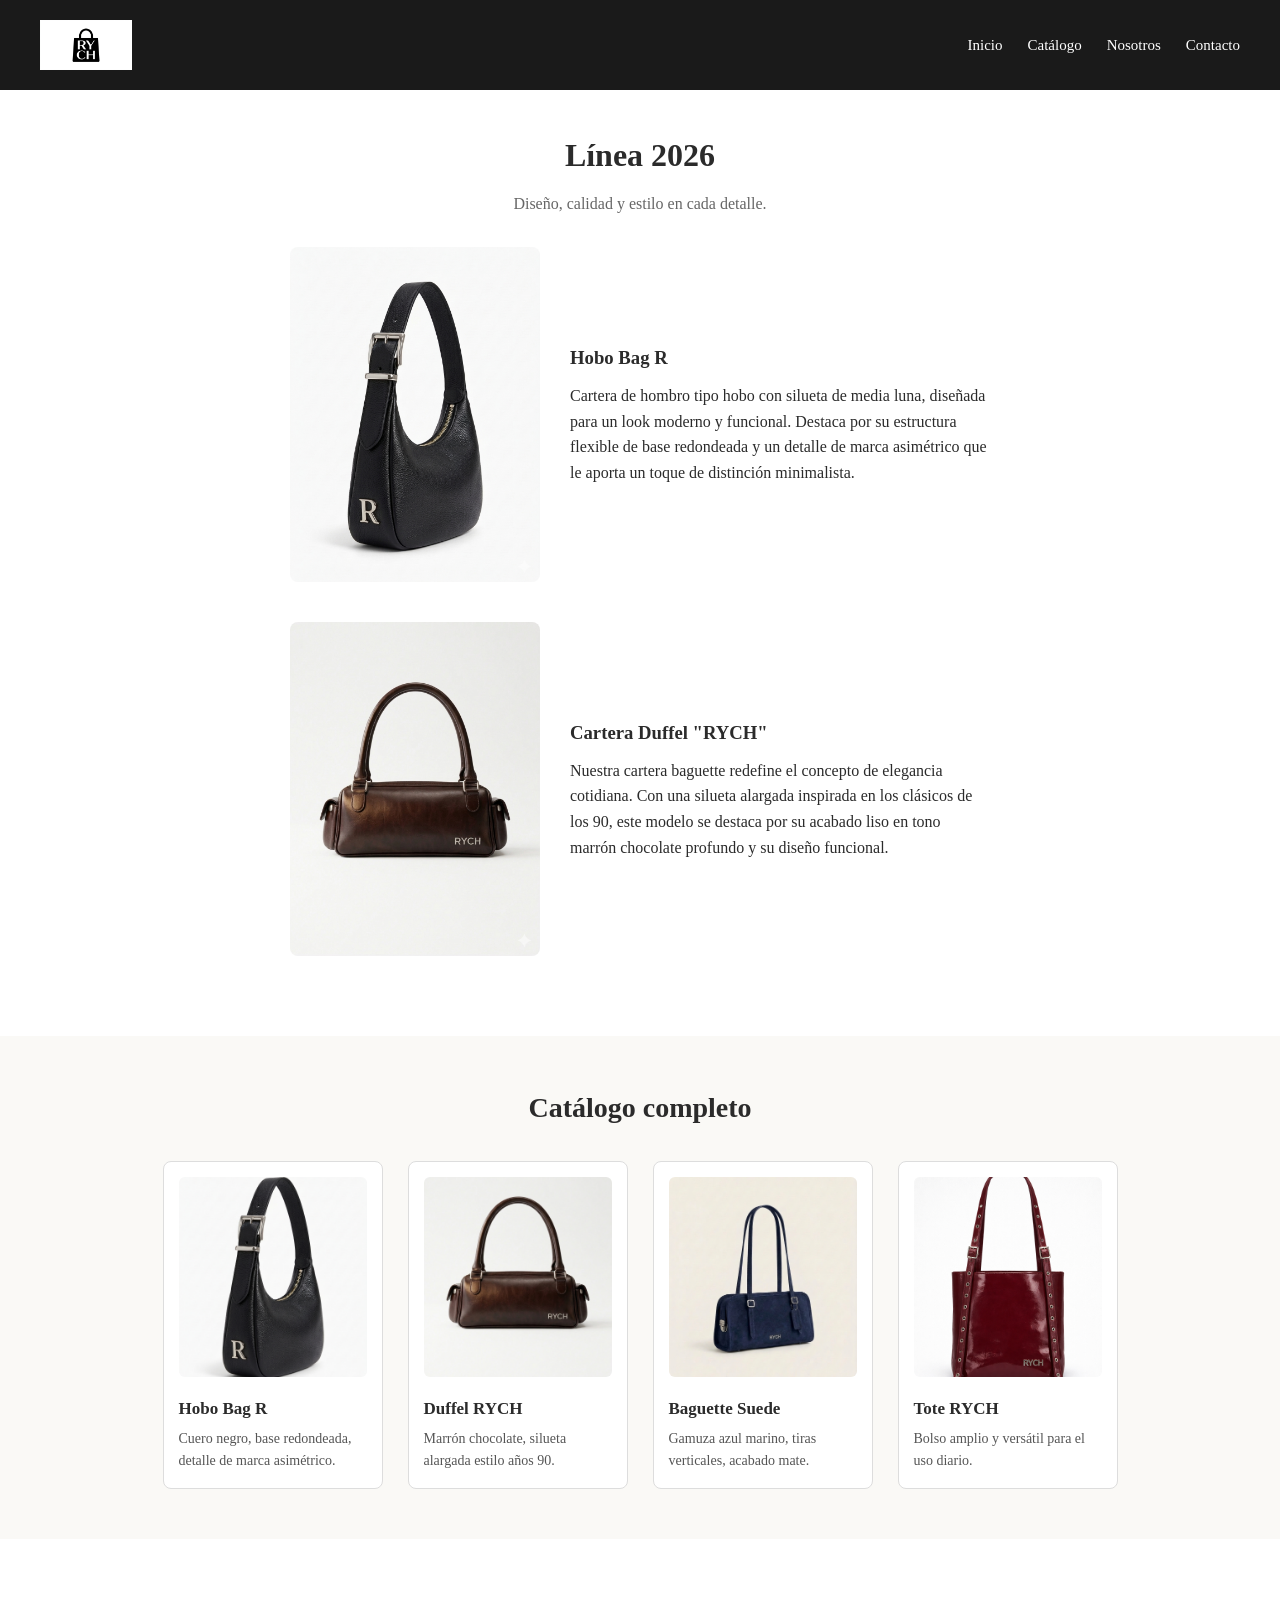
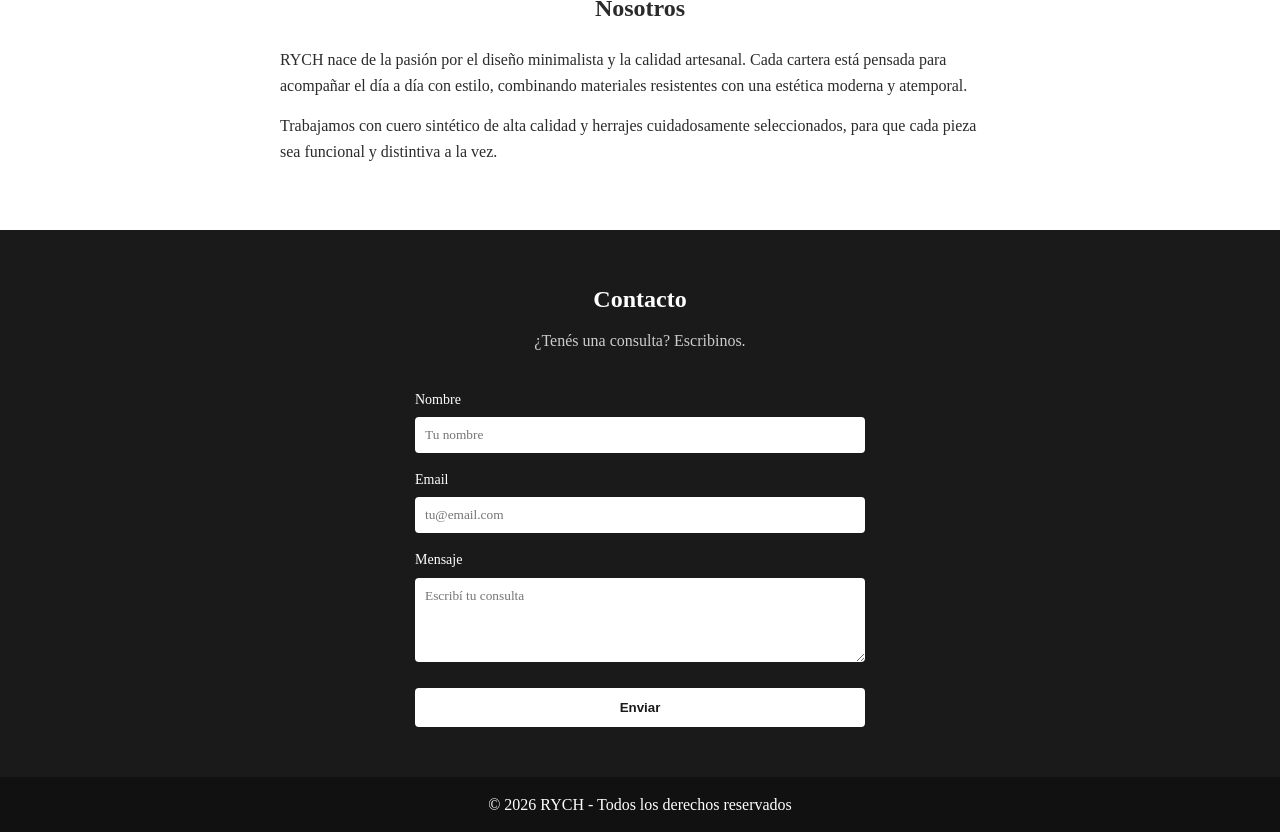
<file: M3U1/index.html>
<!DOCTYPE html>
<html lang="es">

<head>
    <meta charset="UTF-8">
    <meta name="viewport" content="width=device-width, initial-scale=1.0">
    <title>RYCH - Maquetado Sitio Integrador</title>
    <link rel="stylesheet" href="M3U3.css">
</head>

<body>

    <!-- Encabezado con navegación -->
    <header class="header">
        <img src="logo.jpg" alt="Logo RYCH" class="logo">
        <nav>
            <ul>
                <li><a href="#inicio">Inicio</a></li>
                <li><a href="#catalogo">Catálogo</a></li>
                <li><a href="#nosotros">Nosotros</a></li>
                <li><a href="#contacto">Contacto</a></li>
            </ul>
        </nav>
    </header>

    <main>

        <!-- SECCIÓN 1: Inicio / Destacados -->
        <section id="inicio" class="inicio">
            <h2>Línea 2026</h2>
            <p class="bajada">Diseño, calidad y estilo en cada detalle.</p>

            <article class="producto-destacado">
                <img src="negra.jpg" alt="Hobo Bag R">
                <div class="producto-info">
                    <h3>Hobo Bag R</h3>
                    <p>Cartera de hombro tipo hobo con silueta de media luna, diseñada para un look moderno y funcional.
                        Destaca por su estructura flexible de base redondeada y un detalle de marca asimétrico que le
                        aporta un toque de distinción minimalista.</p>
                </div>
            </article>

            <article class="producto-destacado">
                <img src="baggette.jpg" alt="Cartera Duffel RYCH">
                <div class="producto-info">
                    <h3>Cartera Duffel "RYCH"</h3>
                    <p>Nuestra cartera baguette redefine el concepto de elegancia cotidiana. Con una silueta alargada
                        inspirada en los clásicos de los 90, este modelo se destaca por su acabado liso en tono marrón
                        chocolate profundo y su diseño funcional.</p>
                </div>
            </article>
        </section>

        <!-- SECCIÓN 2: Catálogo completo (NUEVA) -->
        <section id="catalogo" class="catalogo">
            <h2>Catálogo completo</h2>
            <div class="grid-productos">
                <article class="tarjeta-producto">
                    <img src="negra.jpg" alt="Hobo Bag R">
                    <h3>Hobo Bag R</h3>
                    <p>Cuero negro, base redondeada, detalle de marca asimétrico.</p>
                </article>

                <article class="tarjeta-producto">
                    <img src="baggette.jpg" alt="Cartera Duffel RYCH">
                    <h3>Duffel RYCH</h3>
                    <p>Marrón chocolate, silueta alargada estilo años 90.</p>
                </article>

                <article class="tarjeta-producto">
                    <img src="gamuza.jpg" alt="Baguette RYCH Suede">
                    <h3>Baguette Suede</h3>
                    <p>Gamuza azul marino, tiras verticales, acabado mate.</p>
                </article>

                <article class="tarjeta-producto">
                    <img src="tote.jpg" alt="Tote RYCH">
                    <h3>Tote RYCH</h3>
                    <p>Bolso amplio y versátil para el uso diario.</p>
                </article>
            </div>
        </section>

        <!-- SECCIÓN 3: Nosotros -->
        <section id="nosotros" class="nosotros">
            <h2>Nosotros</h2>
            <p>RYCH nace de la pasión por el diseño minimalista y la calidad artesanal. Cada cartera está pensada para
                acompañar el día a día con estilo, combinando materiales resistentes con una estética moderna y
                atemporal.</p>
            <p>Trabajamos con cuero sintético de alta calidad y herrajes cuidadosamente seleccionados, para que cada
                pieza sea funcional y distintiva a la vez.</p>
        </section>

        <!-- SECCIÓN 4: Contacto (NUEVA) -->
        <section id="contacto" class="contacto">
            <h2>Contacto</h2>
            <p class="bajada">¿Tenés una consulta? Escribinos.</p>
            <form class="formulario-contacto">
                <label for="nombre">Nombre</label>
                <input type="text" id="nombre" name="nombre" placeholder="Tu nombre">

                <label for="email">Email</label>
                <input type="email" id="email" name="email" placeholder="tu@email.com">

                <label for="mensaje">Mensaje</label>
                <textarea id="mensaje" name="mensaje" rows="4" placeholder="Escribí tu consulta"></textarea>

                <button type="submit">Enviar</button>
            </form>
        </section>

    </main>

    <footer class="footer">
        <p>&copy; 2026 RYCH - Todos los derechos reservados</p>
    </footer>

</body>

</html>
</file>
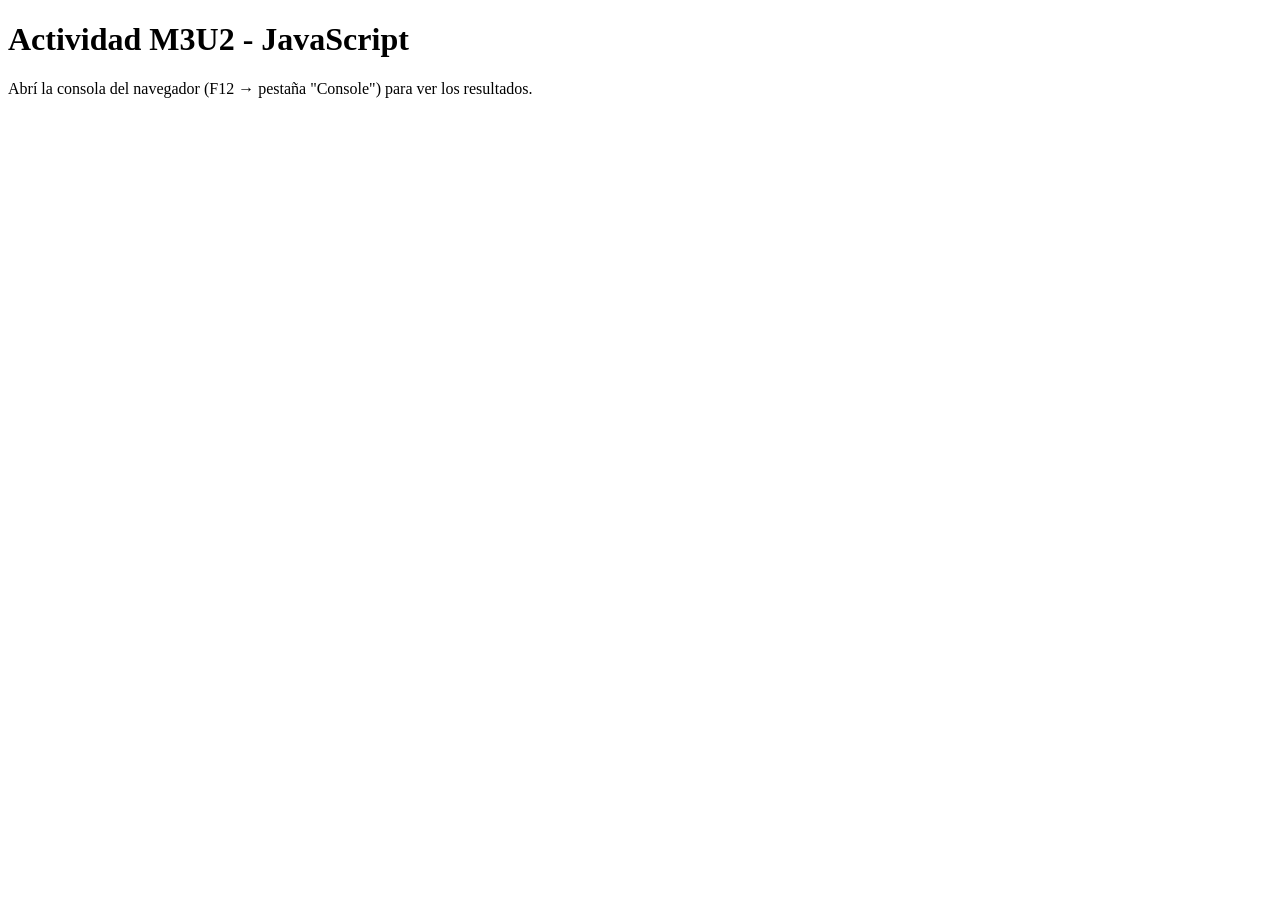
<file: M3U2/index.html>
<!DOCTYPE html>
<html lang="es">
<head>
    <meta charset="UTF-8">
    <title>M3U2 - JavaScript parte 1</title>
</head>
<body>
    <h1>Actividad M3U2 - JavaScript</h1>
    <p>Abrí la consola del navegador (F12 → pestaña "Console") para ver los resultados.</p>

    <script src="script.js"></script>
</body>
</html>
</file>
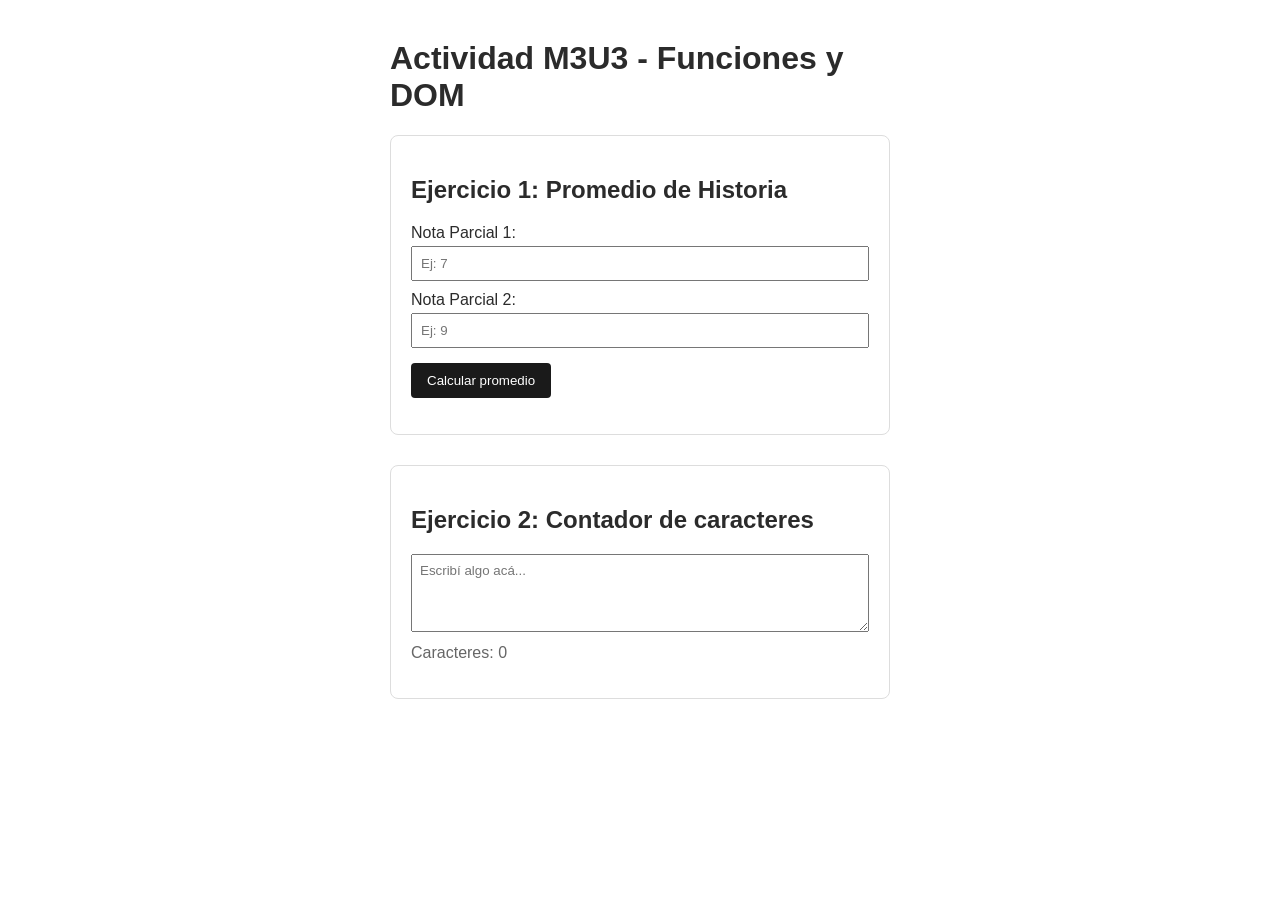
<file: M3U3/index.html>
<!DOCTYPE html>
<html lang="es">
<head>
    <meta charset="UTF-8">
    <title>M3U3 - JavaScript parte 2</title>
    <link rel="stylesheet" href="style.css">
</head>
<body>

    <h1>Actividad M3U3 - Funciones y DOM</h1>

    <!-- EJERCICIO 1: Promedio de notas -->
    <section class="ejercicio">
        <h2>Ejercicio 1: Promedio de Historia</h2>
        <label for="nota1">Nota Parcial 1:</label>
        <input type="number" id="nota1" placeholder="Ej: 7">

        <label for="nota2">Nota Parcial 2:</label>
        <input type="number" id="nota2" placeholder="Ej: 9">

        <button onclick="calcularPromedio()">Calcular promedio</button>

        <p id="resultadoPromedio"></p>
    </section>

    <!-- EJERCICIO 2: Contador de caracteres -->
    <section class="ejercicio">
        <h2>Ejercicio 2: Contador de caracteres</h2>
        <textarea id="textoUsuario" rows="4" placeholder="Escribí algo acá..."></textarea>
        <p id="contador">Caracteres: 0</p>
    </section>

    <script src="script.js"></script>
</body>
</html>
</file>
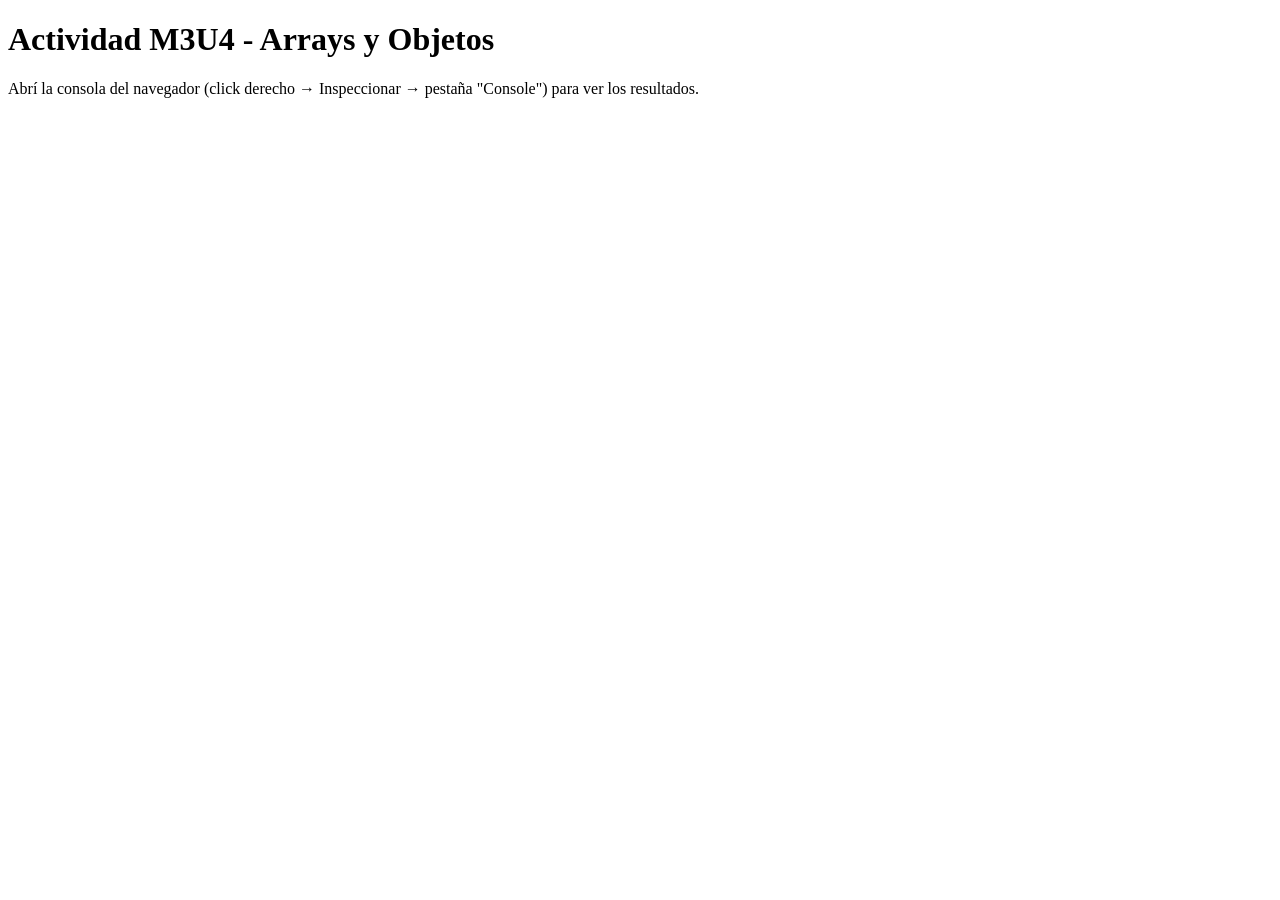
<file: M3U4/index.html>
<!DOCTYPE html>
<html lang="es">
<head>
    <meta charset="UTF-8">
    <title>M3U4 - JavaScript parte 3</title>
</head>
<body>
    <h1>Actividad M3U4 - Arrays y Objetos</h1>
    <p>Abrí la consola del navegador (click derecho → Inspeccionar → pestaña "Console") para ver los resultados.</p>

    <script src="script.js"></script>
</body>
</html>
</file>
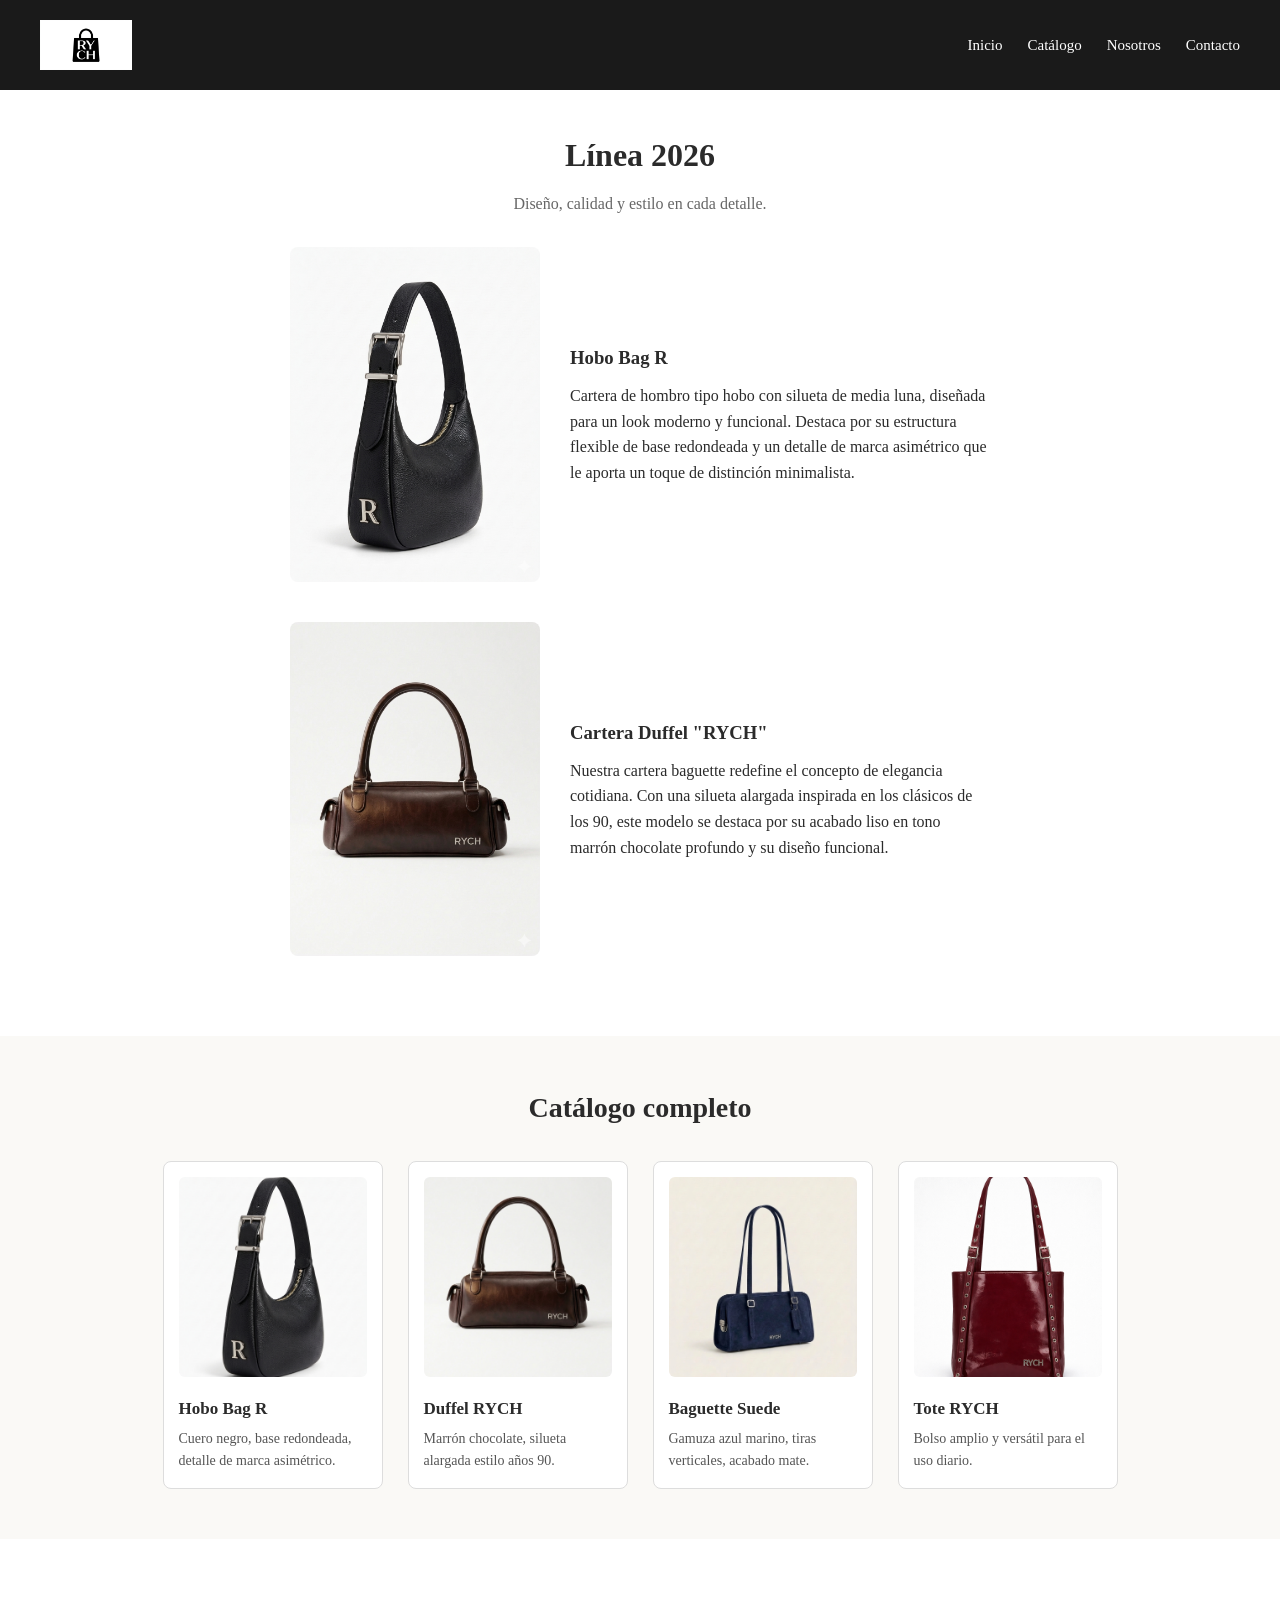
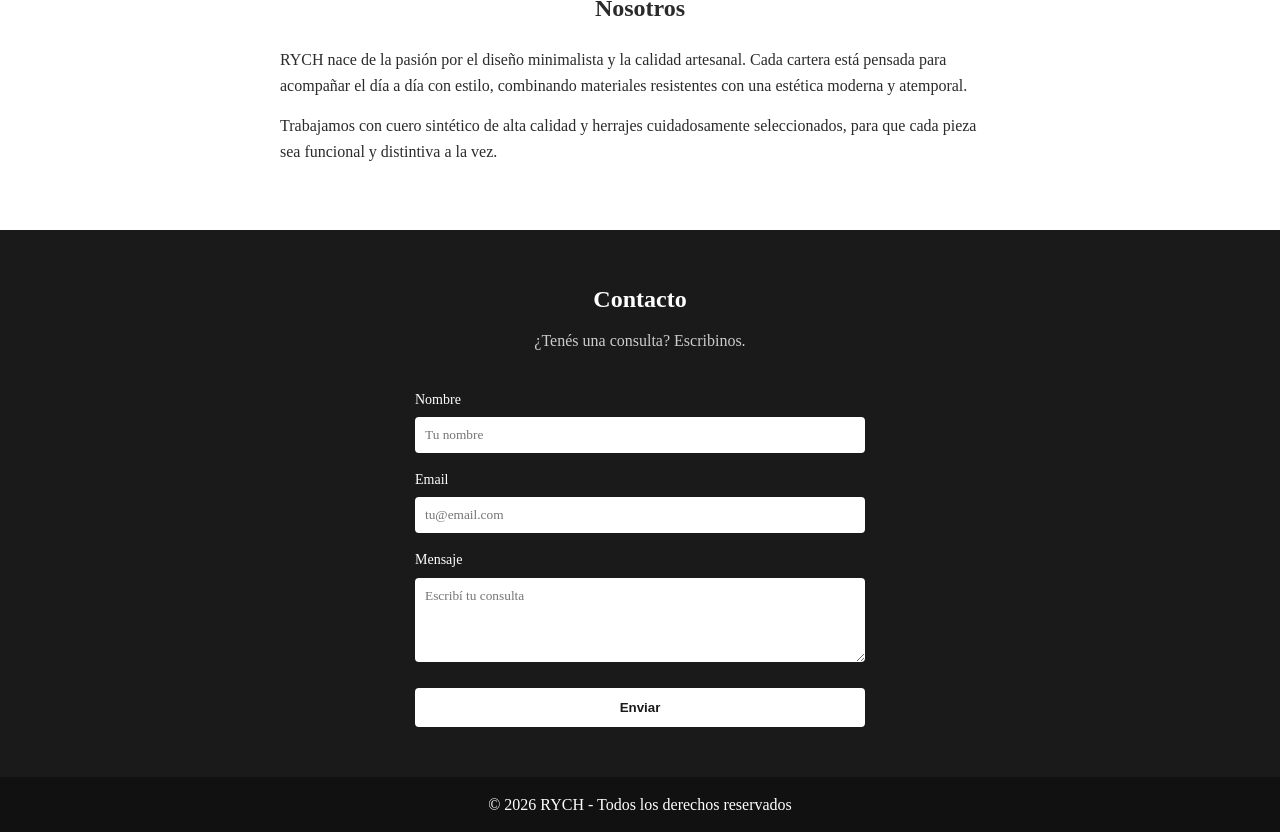
<file: M3U1/M3U3.html>
<!DOCTYPE html>
<html lang="es">

<head>
    <meta charset="UTF-8">
    <meta name="viewport" content="width=device-width, initial-scale=1.0">
    <title>RYCH - Maquetado Sitio Integrador</title>
    <link rel="stylesheet" href="M3U3.css">
</head>

<body>

    <!-- Encabezado con navegación -->
    <header class="header">
        <img src="logo.jpg" alt="Logo RYCH" class="logo">
        <nav>
            <ul>
                <li><a href="#inicio">Inicio</a></li>
                <li><a href="#catalogo">Catálogo</a></li>
                <li><a href="#nosotros">Nosotros</a></li>
                <li><a href="#contacto">Contacto</a></li>
            </ul>
        </nav>
    </header>

    <main>

        <!-- SECCIÓN 1: Inicio / Destacados -->
        <section id="inicio" class="inicio">
            <h2>Línea 2026</h2>
            <p class="bajada">Diseño, calidad y estilo en cada detalle.</p>

            <article class="producto-destacado">
                <img src="negra.jpg" alt="Hobo Bag R">
                <div class="producto-info">
                    <h3>Hobo Bag R</h3>
                    <p>Cartera de hombro tipo hobo con silueta de media luna, diseñada para un look moderno y funcional.
                        Destaca por su estructura flexible de base redondeada y un detalle de marca asimétrico que le
                        aporta un toque de distinción minimalista.</p>
                </div>
            </article>

            <article class="producto-destacado">
                <img src="baggette.jpg" alt="Cartera Duffel RYCH">
                <div class="producto-info">
                    <h3>Cartera Duffel "RYCH"</h3>
                    <p>Nuestra cartera baguette redefine el concepto de elegancia cotidiana. Con una silueta alargada
                        inspirada en los clásicos de los 90, este modelo se destaca por su acabado liso en tono marrón
                        chocolate profundo y su diseño funcional.</p>
                </div>
            </article>
        </section>

        <!-- SECCIÓN 2: Catálogo completo (NUEVA) -->
        <section id="catalogo" class="catalogo">
            <h2>Catálogo completo</h2>
            <div class="grid-productos">
                <article class="tarjeta-producto">
                    <img src="negra.jpg" alt="Hobo Bag R">
                    <h3>Hobo Bag R</h3>
                    <p>Cuero negro, base redondeada, detalle de marca asimétrico.</p>
                </article>

                <article class="tarjeta-producto">
                    <img src="baggette.jpg" alt="Cartera Duffel RYCH">
                    <h3>Duffel RYCH</h3>
                    <p>Marrón chocolate, silueta alargada estilo años 90.</p>
                </article>

                <article class="tarjeta-producto">
                    <img src="gamuza.jpg" alt="Baguette RYCH Suede">
                    <h3>Baguette Suede</h3>
                    <p>Gamuza azul marino, tiras verticales, acabado mate.</p>
                </article>

                <article class="tarjeta-producto">
                    <img src="tote.jpg" alt="Tote RYCH">
                    <h3>Tote RYCH</h3>
                    <p>Bolso amplio y versátil para el uso diario.</p>
                </article>
            </div>
        </section>

        <!-- SECCIÓN 3: Nosotros -->
        <section id="nosotros" class="nosotros">
            <h2>Nosotros</h2>
            <p>RYCH nace de la pasión por el diseño minimalista y la calidad artesanal. Cada cartera está pensada para
                acompañar el día a día con estilo, combinando materiales resistentes con una estética moderna y
                atemporal.</p>
            <p>Trabajamos con cuero sintético de alta calidad y herrajes cuidadosamente seleccionados, para que cada
                pieza sea funcional y distintiva a la vez.</p>
        </section>

        <!-- SECCIÓN 4: Contacto (NUEVA) -->
        <section id="contacto" class="contacto">
            <h2>Contacto</h2>
            <p class="bajada">¿Tenés una consulta? Escribinos.</p>
            <form class="formulario-contacto">
                <label for="nombre">Nombre</label>
                <input type="text" id="nombre" name="nombre" placeholder="Tu nombre">

                <label for="email">Email</label>
                <input type="email" id="email" name="email" placeholder="tu@email.com">

                <label for="mensaje">Mensaje</label>
                <textarea id="mensaje" name="mensaje" rows="4" placeholder="Escribí tu consulta"></textarea>

                <button type="submit">Enviar</button>
            </form>
        </section>

    </main>

    <footer class="footer">
        <p>&copy; 2026 RYCH - Todos los derechos reservados</p>
    </footer>

</body>

</html>
</file>
<file: M3U1/M3U3.css>
* {
    box-sizing: border-box;
    margin: 0;
    padding: 0;
}

body {
    font-family: 'Georgia', serif;
    color: #2b2b2b;
    line-height: 1.6;
}

/* Header */
.header {
    background-color: #1a1a1a;
    color: white;
    padding: 20px 40px;
    display: flex;
    justify-content: space-between;
    align-items: center;
    position: sticky;
    top: 0;
    z-index: 10;
}

.header .logo {
    height: 50px;
    width: auto;
}

.header nav ul {
    list-style: none;
    display: flex;
    gap: 25px;
}

.header nav a {
    color: white;
    text-decoration: none;
    font-size: 15px;
}

.header nav a:hover {
    text-decoration: underline;
}

/* Sección Inicio */
.inicio {
    padding: 40px;
    text-align: center;
}

.inicio h2 {
    font-size: 32px;
    margin-bottom: 10px;
}

.bajada {
    color: #666;
    margin-bottom: 30px;
}

.producto-destacado {
    display: flex;
    align-items: center;
    justify-content: center;
    gap: 30px;
    margin: 0 auto 40px auto;
    max-width: 700px;
    text-align: left;
}

.producto-destacado img {
    width: 250px;
    border-radius: 8px;
}

.producto-info h3 {
    margin-bottom: 10px;
}

/* Sección Catálogo (nueva) */
.catalogo {
    background-color: #faf9f6;
    padding: 50px 40px;
    text-align: center;
}

.catalogo h2 {
    font-size: 28px;
    margin-bottom: 30px;
}

.grid-productos {
    display: flex;
    flex-wrap: wrap;
    justify-content: center;
    gap: 25px;
}

.tarjeta-producto {
    background-color: white;
    border: 1px solid #ddd;
    border-radius: 8px;
    padding: 15px;
    width: 220px;
    text-align: left;
}

.tarjeta-producto img {
    width: 100%;
    height: 200px;
    object-fit: cover;
    border-radius: 6px;
    margin-bottom: 10px;
}

.tarjeta-producto h3 {
    margin-bottom: 6px;
    font-size: 17px;
}

.tarjeta-producto p {
    font-size: 14px;
    color: #555;
}

/* Sección Nosotros */
.nosotros {
    padding: 50px 40px;
    max-width: 800px;
    margin: 0 auto;
}

.nosotros h2 {
    margin-bottom: 20px;
    text-align: center;
}

.nosotros p {
    margin-bottom: 15px;
}

/* Sección Contacto (nueva) */
.contacto {
    background-color: #1a1a1a;
    color: white;
    padding: 50px 40px;
    text-align: center;
}

.contacto h2 {
    margin-bottom: 10px;
}

.contacto .bajada {
    color: #ccc;
    margin-bottom: 25px;
}

.formulario-contacto {
    max-width: 450px;
    margin: 0 auto;
    display: flex;
    flex-direction: column;
    text-align: left;
    gap: 6px;
}

.formulario-contacto label {
    font-size: 14px;
    margin-top: 10px;
}

.formulario-contacto input,
.formulario-contacto textarea {
    padding: 10px;
    border: none;
    border-radius: 4px;
    font-family: inherit;
}

.formulario-contacto button {
    margin-top: 20px;
    padding: 12px;
    background-color: white;
    color: #1a1a1a;
    border: none;
    border-radius: 4px;
    font-weight: bold;
    cursor: pointer;
}

.formulario-contacto button:hover {
    background-color: #ddd;
}

/* Footer */
.footer {
    background-color: #111;
    color: white;
    text-align: center;
    padding: 15px;
}

/* Responsive */
@media (max-width: 600px) {
    .producto-destacado {
        flex-direction: column;
        text-align: center;
    }

    .header {
        flex-direction: column;
        gap: 15px;
    }
}
</file>
<file: M3U3/style.css>
body {
    font-family: Arial, sans-serif;
    max-width: 500px;
    margin: 40px auto;
    padding: 0 20px;
    color: #2b2b2b;
}

.ejercicio {
    border: 1px solid #ddd;
    border-radius: 8px;
    padding: 20px;
    margin-bottom: 30px;
}

label {
    display: block;
    margin-top: 10px;
    margin-bottom: 4px;
}

input, textarea {
    width: 100%;
    padding: 8px;
    box-sizing: border-box;
    font-family: inherit;
}

button {
    margin-top: 15px;
    padding: 10px 16px;
    background-color: #1a1a1a;
    color: white;
    border: none;
    border-radius: 4px;
    cursor: pointer;
}

button:hover {
    background-color: #333;
}

#resultadoPromedio {
    font-weight: bold;
    margin-top: 15px;
}

#contador {
    color: #666;
    margin-top: 8px;
}
</file>
